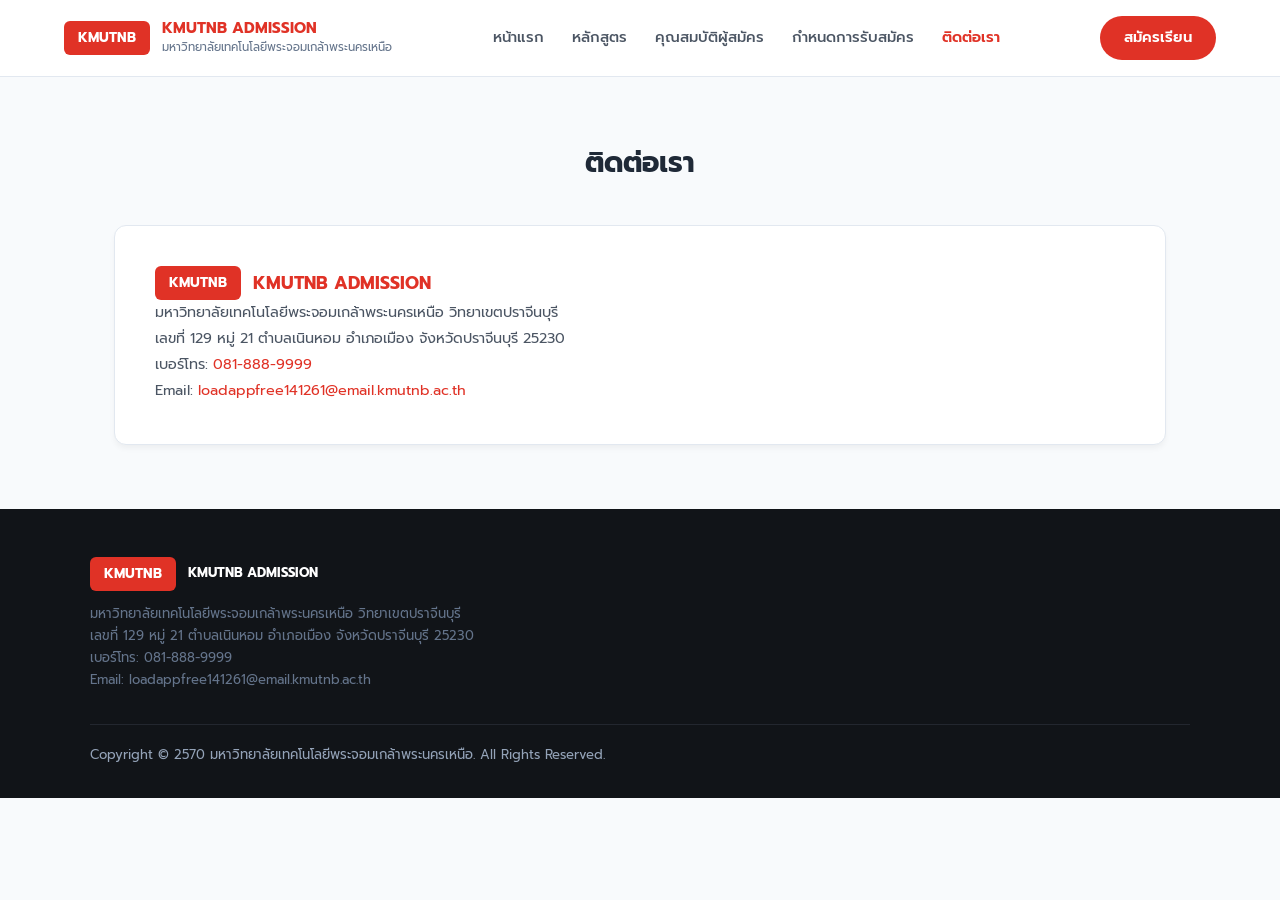
<file: contact.html>
<!DOCTYPE html>
<html lang="th">

<head>
  <meta charset="UTF-8">
  <meta name="viewport" content="width=device-width, initial-scale=1.0">
  <link rel="stylesheet" href="style.css">
  <link rel="preconnect" href="https://fonts.googleapis.com">
  <link rel="preconnect" href="https://fonts.gstatic.com" crossorigin>
  <link href="https://fonts.googleapis.com/css2?family=Prompt:wght@300;400;500;600;700&display=swap" rel="stylesheet">
  <title>ติดต่อเรา | KMUTNB Admission 2570</title>
</head>

<body>

  <header class="site-header">
    <div class="brand-group">
      <div class="logo-badge">KMUTNB</div>
      <div class="brand-text">
        <strong>KMUTNB ADMISSION</strong>
        <span>มหาวิทยาลัยเทคโนโลยีพระจอมเกล้าพระนครเหนือ</span>
      </div>
    </div>

    <nav class="main-nav" aria-label="เมนูหลัก">
      <a href="index.html">หน้าแรก</a>
      <a href="programs.html">หลักสูตร</a>
      <a href="qualification.html">คุณสมบัติผู้สมัคร</a>
      <a href="schedule.html">กำหนดการรับสมัคร</a>
      <a href="contact.html" class="active">ติดต่อเรา</a>
    </nav>

    <a href="application.html" class="register-button">สมัครเรียน</a>
  </header>

  <main>
    <section class="contact-page">
      <div class="section-heading">
        <h1>ติดต่อเรา</h1>
      </div>

      <div class="contact-card">
        <div class="contact-brand">
          <span class="logo-badge">KMUTNB</span>
          <strong>KMUTNB ADMISSION</strong>
        </div>

        <address class="contact-details">
          <p>มหาวิทยาลัยเทคโนโลยีพระจอมเกล้าพระนครเหนือ วิทยาเขตปราจีนบุรี</p>
          <p>เลขที่ 129 หมู่ 21 ตำบลเนินหอม อำเภอเมือง จังหวัดปราจีนบุรี 25230</p>
          <p>เบอร์โทร: <a href="tel:0818889999">081-888-9999</a></p>
          <p>Email: <a href="mailto:loadappfree141261@email.kmutnb.ac.th">loadappfree141261@email.kmutnb.ac.th</a></p>
        </address>
      </div>
    </section>
  </main>

  <footer class="site-footer">
    <div class="footer-main">
      <div class="footer-brand-block">
        <div class="footer-brand">
          <span class="logo-badge">KMUTNB</span>
          <strong>KMUTNB ADMISSION</strong>
        </div>
        <address>
          มหาวิทยาลัยเทคโนโลยีพระจอมเกล้าพระนครเหนือ วิทยาเขตปราจีนบุรี<br>
          เลขที่ 129 หมู่ 21 ตำบลเนินหอม อำเภอเมือง จังหวัดปราจีนบุรี 25230<br>
          เบอร์โทร: <a href="tel:0818889999">081-888-9999</a><br>
          Email: <a href="mailto:loadappfree141261@email.kmutnb.ac.th">loadappfree141261@email.kmutnb.ac.th</a>
        </address>
      </div>
    </div>

    <div class="footer-copyright">
      <p>Copyright © 2570 มหาวิทยาลัยเทคโนโลยีพระจอมเกล้าพระนครเหนือ. All Rights Reserved.</p>
    </div>
  </footer>

</body>

</html>
</file>
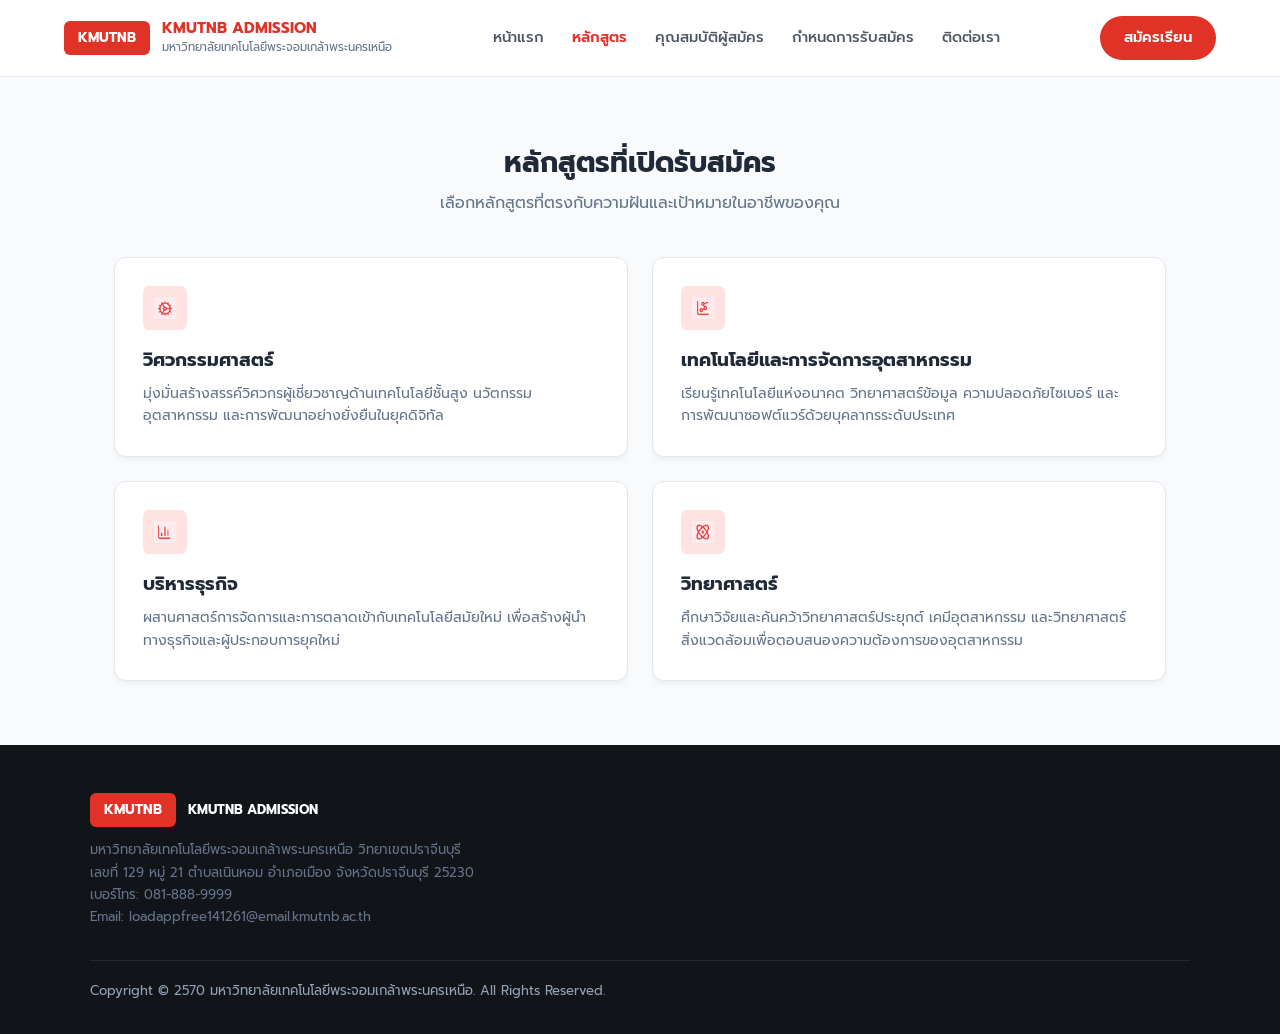
<file: programs.html>
<!DOCTYPE html>
<html lang="th">

<head>
  <meta charset="UTF-8">
  <meta name="viewport" content="width=device-width, initial-scale=1.0">
  <link rel="stylesheet" href="style.css">
  <link rel="preconnect" href="https://fonts.googleapis.com">
  <link rel="preconnect" href="https://fonts.gstatic.com" crossorigin>
  <link href="https://fonts.googleapis.com/css2?family=Prompt:wght@300;400;500;600;700&display=swap" rel="stylesheet">
  <title>หลักสูตร | KMUTNB Admission 2570</title>
</head>

<body>

  <header class="site-header">
    <div class="brand-group">
      <div class="logo-badge">KMUTNB</div>
      <div class="brand-text">
        <strong>KMUTNB ADMISSION</strong>
        <span>มหาวิทยาลัยเทคโนโลยีพระจอมเกล้าพระนครเหนือ</span>
      </div>
    </div>

    <nav class="main-nav" aria-label="เมนูหลัก">
      <a href="index.html">หน้าแรก</a>
      <a href="programs.html" class="active">หลักสูตร</a>
      <a href="qualification.html">คุณสมบัติผู้สมัคร</a>
      <a href="schedule.html">กำหนดการรับสมัคร</a>
      <a href="contact.html">ติดต่อเรา</a>
    </nav>

    <a href="application.html" class="register-button">สมัครเรียน</a>
  </header>

  <main>
    <section class="programs-page">
      <div class="section-heading">
        <h1>หลักสูตรที่เปิดรับสมัคร</h1>
        <p>เลือกหลักสูตรที่ตรงกับความฝันและเป้าหมายในอาชีพของคุณ</p>
      </div>

      <div class="program-grid">
        <article class="program-card">
          <div class="program-icon">
            <img src="/img/4.png" alt="">
          </div>
          <h2>วิศวกรรมศาสตร์</h2>
          <p>มุ่งมั่นสร้างสรรค์วิศวกรผู้เชี่ยวชาญด้านเทคโนโลยีชั้นสูง นวัตกรรมอุตสาหกรรม
            และการพัฒนาอย่างยั่งยืนในยุคดิจิทัล</p>
        </article>

        <article class="program-card">
          <div class="program-icon">
            <img src="/img/5.png" alt="">
          </div>
          <h2>เทคโนโลยีและการจัดการอุตสาหกรรม</h2>
          <p>เรียนรู้เทคโนโลยีแห่งอนาคต วิทยาศาสตร์ข้อมูล ความปลอดภัยไซเบอร์ และการพัฒนาซอฟต์แวร์ด้วยบุคลากรระดับประเทศ
          </p>
        </article>

        <article class="program-card">
          <div class="program-icon">
            <img src="/img/6.png" alt="">
          </div>
          <h2>บริหารธุรกิจ</h2>
          <p>ผสานศาสตร์การจัดการและการตลาดเข้ากับเทคโนโลยีสมัยใหม่ เพื่อสร้างผู้นำทางธุรกิจและผู้ประกอบการยุคใหม่</p>
        </article>

        <article class="program-card">
          <div class="program-icon">
            <img src="/img/7.png" alt="">
          </div>
          <h2>วิทยาศาสตร์</h2>
          <p>ศึกษาวิจัยและค้นคว้าวิทยาศาสตร์ประยุกต์ เคมีอุตสาหกรรม
            และวิทยาศาสตร์สิ่งแวดล้อมเพื่อตอบสนองความต้องการของอุตสาหกรรม</p>
        </article>
      </div>
    </section>
  </main>

  <footer class="site-footer">
    <div class="footer-main">
      <div class="footer-brand-block">
        <div class="footer-brand">
          <span class="logo-badge">KMUTNB</span>
          <strong>KMUTNB ADMISSION</strong>
        </div>
        <address>
          มหาวิทยาลัยเทคโนโลยีพระจอมเกล้าพระนครเหนือ วิทยาเขตปราจีนบุรี<br>
          เลขที่ 129 หมู่ 21 ตำบลเนินหอม อำเภอเมือง จังหวัดปราจีนบุรี 25230<br>
          เบอร์โทร: <a href="tel:0818889999">081-888-9999</a><br>
          Email: <a href="mailto:loadappfree141261@email.kmutnb.ac.th">loadappfree141261@email.kmutnb.ac.th</a>
        </address>
      </div>
    </div>

    <div class="footer-copyright">
      <p>Copyright © 2570 มหาวิทยาลัยเทคโนโลยีพระจอมเกล้าพระนครเหนือ. All Rights Reserved.</p>
    </div>
  </footer>

</body>

</html>
</file>
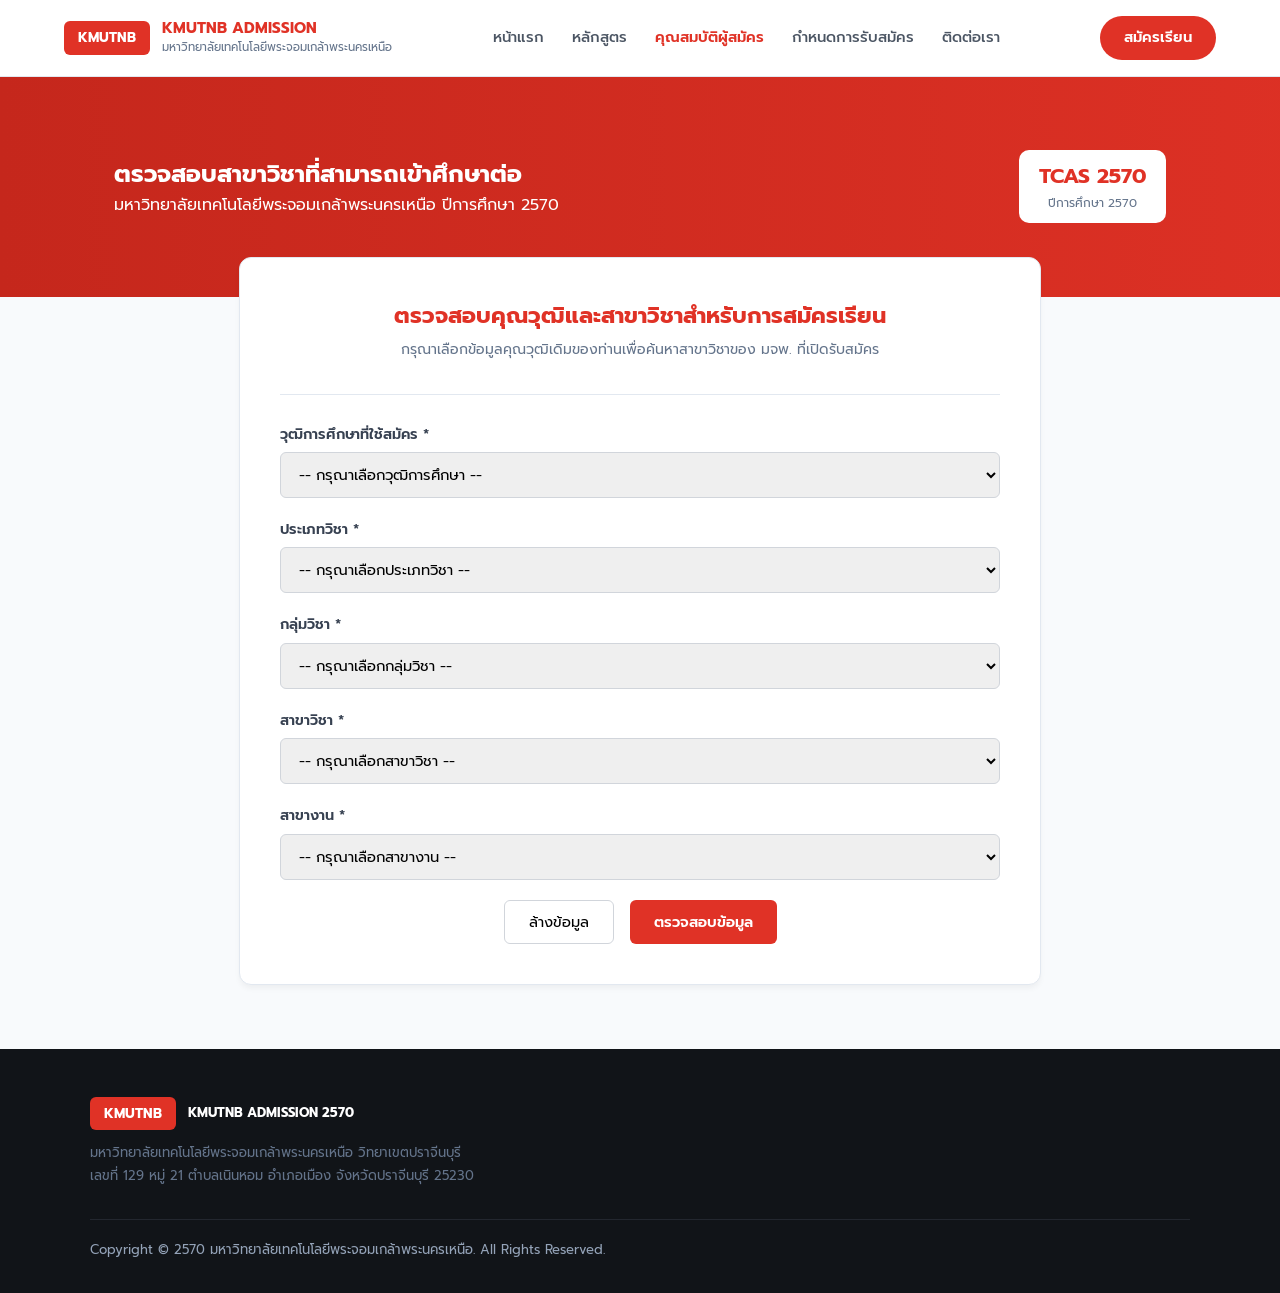
<file: qualification.html>
<!DOCTYPE html>
<html lang="th">

<head>
  <meta charset="UTF-8">
  <meta name="viewport" content="width=device-width, initial-scale=1.0">
  <link rel="stylesheet" href="style.css">
  <link rel="preconnect" href="https://fonts.googleapis.com">
  <link rel="preconnect" href="https://fonts.gstatic.com" crossorigin>
  <link href="https://fonts.googleapis.com/css2?family=Prompt:wght@300;400;500;600;700&display=swap" rel="stylesheet">
  <title>ตรวจสอบคุณวุฒิ | KMUTNB Admission 2570</title>
</head>

<body>

  <header class="site-header">
    <div class="brand-group">
      <div class="logo-badge">KMUTNB</div>
      <div class="brand-text">
        <strong>KMUTNB ADMISSION</strong>
        <span>มหาวิทยาลัยเทคโนโลยีพระจอมเกล้าพระนครเหนือ</span>
      </div>
    </div>

    <nav class="main-nav" aria-label="เมนูหลัก">
      <a href="index.html">หน้าแรก</a>
      <a href="programs.html">หลักสูตร</a>
      <a href="qualification.html" class="active">คุณสมบัติผู้สมัคร</a>
      <a href="schedule.html">กำหนดการรับสมัคร</a>
      <a href="contact.html">ติดต่อเรา</a>
    </nav>

    <a href="application.html" class="register-button">สมัครเรียน</a>
  </header>

  <main>
    <section class="page-banner qualification-banner">
      <div class="page-banner-overlay"></div>
      <div class="page-banner-content">
        <div class="banner-text">
          <h1>ตรวจสอบสาขาวิชาที่สามารถเข้าศึกษาต่อ</h1>
          <p>มหาวิทยาลัยเทคโนโลยีพระจอมเกล้าพระนครเหนือ ปีการศึกษา 2570</p>
        </div>
        <div class="year-badge">
          <strong>TCAS 2570</strong>
          <span>ปีการศึกษา 2570</span>
        </div>
      </div>
    </section>

    <section class="qualification-content">
      <div class="qualification-card">
        <div class="form-heading">
          <h2>ตรวจสอบคุณวุฒิและสาขาวิชาสำหรับการสมัครเรียน</h2>
          <p>กรุณาเลือกข้อมูลคุณวุฒิเดิมของท่านเพื่อค้นหาสาขาวิชาของ มจพ. ที่เปิดรับสมัคร</p>
        </div>

        <hr>

        <form class="qualification-form" action="#" method="get">
          <div class="form-row">
            <label for="education-level">วุฒิการศึกษาที่ใช้สมัคร *</label>
            <select id="education-level" name="education-level" required>
              <option value="" selected disabled>-- กรุณาเลือกวุฒิการศึกษา --</option>
              <option value="m6">มัธยมศึกษาปีที่ 6</option>
              <option value="vocational">ประกาศนียบัตรวิชาชีพ (ปวช.)</option>
              <option value="high-vocational">ประกาศนียบัตรวิชาชีพชั้นสูง (ปวส.)</option>
            </select>
          </div>

          <div class="form-row">
            <label for="subject-type">ประเภทวิชา *</label>
            <select id="subject-type" name="subject-type" required>
              <option value="" selected disabled>-- กรุณาเลือกประเภทวิชา --</option>
              <option value="science">วิทยาศาสตร์และเทคโนโลยี</option>
              <option value="business">บริหารธุรกิจ</option>
              <option value="industry">อุตสาหกรรม</option>
            </select>
          </div>

          <div class="form-row">
            <label for="subject-group">กลุ่มวิชา *</label>
            <select id="subject-group" name="subject-group" required>
              <option value="" selected disabled>-- กรุณาเลือกกลุ่มวิชา --</option>
              <option value="engineering">กลุ่มวิศวกรรมศาสตร์</option>
              <option value="technology">กลุ่มเทคโนโลยี</option>
              <option value="science">กลุ่มวิทยาศาสตร์</option>
            </select>
          </div>

          <div class="form-row">
            <label for="major">สาขาวิชา *</label>
            <select id="major" name="major" required>
              <option value="" selected disabled>-- กรุณาเลือกสาขาวิชา --</option>
              <option value="engineering">วิศวกรรมศาสตร์</option>
              <option value="industrial-management">เทคโนโลยีและการจัดการอุตสาหกรรม</option>
              <option value="business">บริหารธุรกิจ</option>
              <option value="science">วิทยาศาสตร์</option>
            </select>
          </div>

          <div class="form-row">
            <label for="work-field">สาขางาน *</label>
            <select id="work-field" name="work-field" required>
              <option value="" selected disabled>-- กรุณาเลือกสาขางาน --</option>
              <option value="general">สาขางานทั่วไป</option>
              <option value="technology">สาขางานเทคโนโลยี</option>
              <option value="industry">สาขางานอุตสาหกรรม</option>
            </select>
          </div>

          <div class="form-actions">
            <button type="reset" class="reset-button">ล้างข้อมูล</button>
            <button type="submit" class="search-button">ตรวจสอบข้อมูล</button>
          </div>
        </form>
      </div>
    </section>
  </main>

  <footer class="site-footer">
    <div class="footer-main">
      <div class="footer-brand-block">
        <div class="footer-brand">
          <span class="logo-badge">KMUTNB</span>
          <strong>KMUTNB ADMISSION 2570</strong>
        </div>
        <address>
          มหาวิทยาลัยเทคโนโลยีพระจอมเกล้าพระนครเหนือ วิทยาเขตปราจีนบุรี<br>
          เลขที่ 129 หมู่ 21 ตำบลเนินหอม อำเภอเมือง จังหวัดปราจีนบุรี 25230
        </address>
      </div>
    </div>
    <div class="footer-copyright">
      <p>Copyright © 2570 มหาวิทยาลัยเทคโนโลยีพระจอมเกล้าพระนครเหนือ. All Rights Reserved.</p>
    </div>
  </footer>

</body>

</html>
</file>
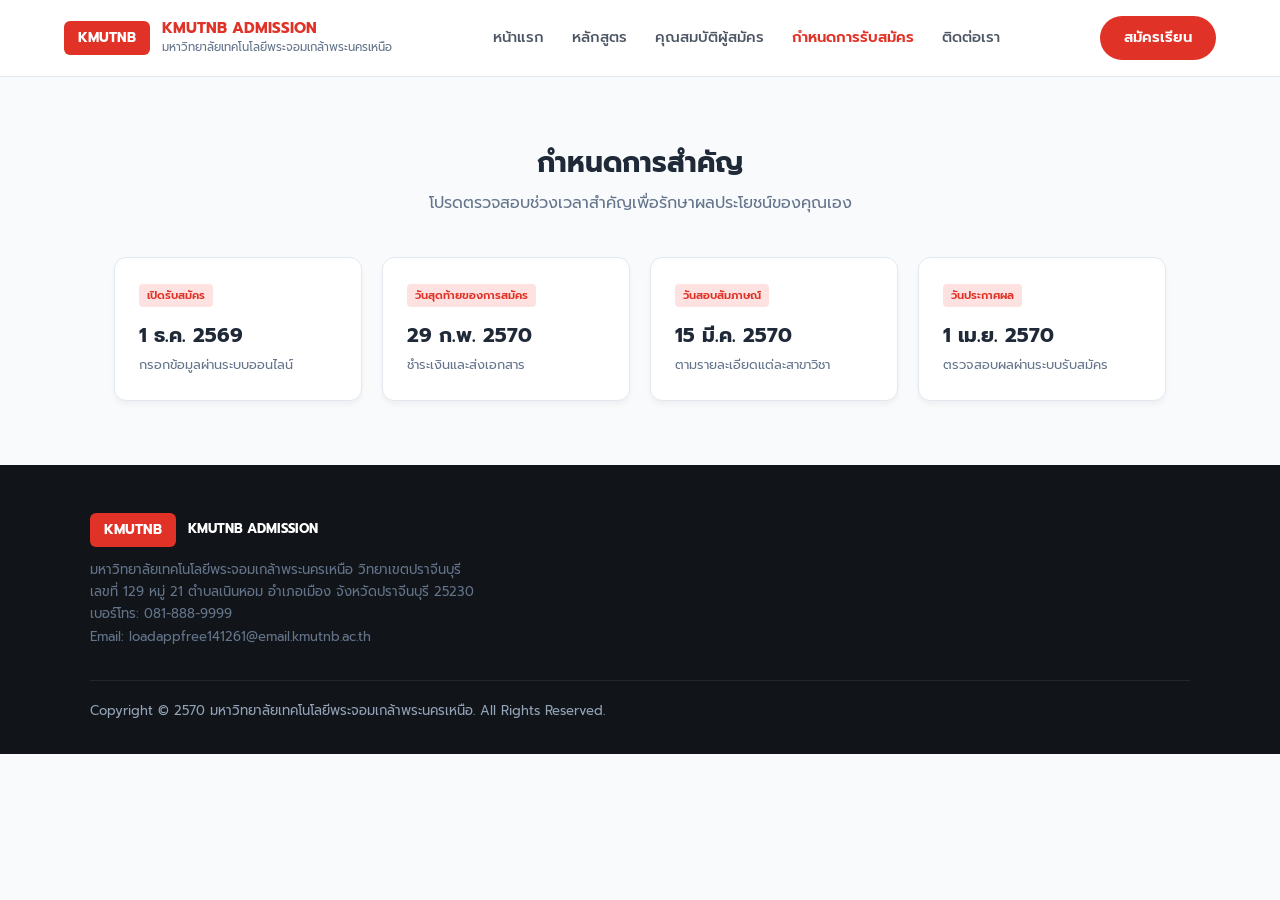
<file: schedule.html>
<!DOCTYPE html>
<html lang="th">

<head>
  <meta charset="UTF-8">
  <meta name="viewport" content="width=device-width, initial-scale=1.0">
  <link rel="stylesheet" href="style.css">
  <link rel="preconnect" href="https://fonts.googleapis.com">
  <link rel="preconnect" href="https://fonts.gstatic.com" crossorigin>
  <link href="https://fonts.googleapis.com/css2?family=Prompt:wght@300;400;500;600;700&display=swap" rel="stylesheet">
  <title>กำหนดการรับสมัคร | KMUTNB Admission 2570</title>
</head>

<body>

  <header class="site-header">
    <div class="brand-group">
      <div class="logo-badge">KMUTNB</div>
      <div class="brand-text">
        <strong>KMUTNB ADMISSION</strong>
        <span>มหาวิทยาลัยเทคโนโลยีพระจอมเกล้าพระนครเหนือ</span>
      </div>
    </div>

    <nav class="main-nav" aria-label="เมนูหลัก">
      <a href="index.html">หน้าแรก</a>
      <a href="programs.html">หลักสูตร</a>
      <a href="qualification.html">คุณสมบัติผู้สมัคร</a>
      <a href="schedule.html" class="active">กำหนดการรับสมัคร</a>
      <a href="contact.html">ติดต่อเรา</a>
    </nav>

    <a href="application.html" class="register-button">สมัครเรียน</a>
  </header>

  <main>
    <section class="schedule-page">
      <div class="section-heading">
        <h1>กำหนดการสำคัญ</h1>
        <p>โปรดตรวจสอบช่วงเวลาสำคัญเพื่อรักษาผลประโยชน์ของคุณเอง</p>
      </div>

      <div class="schedule-grid">
        <article class="schedule-card">
          <span class="schedule-tag">เปิดรับสมัคร</span>
          <h2>1 ธ.ค. 2569</h2>
          <p>กรอกข้อมูลผ่านระบบออนไลน์</p>
        </article>

        <article class="schedule-card">
          <span class="schedule-tag">วันสุดท้ายของการสมัคร</span>
          <h2>29 ก.พ. 2570</h2>
          <p>ชำระเงินและส่งเอกสาร</p>
        </article>

        <article class="schedule-card">
          <span class="schedule-tag">วันสอบสัมภาษณ์</span>
          <h2>15 มี.ค. 2570</h2>
          <p>ตามรายละเอียดแต่ละสาขาวิชา</p>
        </article>

        <article class="schedule-card">
          <span class="schedule-tag">วันประกาศผล</span>
          <h2>1 เม.ย. 2570</h2>
          <p>ตรวจสอบผลผ่านระบบรับสมัคร</p>
        </article>
      </div>
    </section>
  </main>

  <footer class="site-footer">
    <div class="footer-main">
      <div class="footer-brand-block">
        <div class="footer-brand">
          <span class="logo-badge">KMUTNB</span>
          <strong>KMUTNB ADMISSION</strong>
        </div>
        <address>
          มหาวิทยาลัยเทคโนโลยีพระจอมเกล้าพระนครเหนือ วิทยาเขตปราจีนบุรี<br>
          เลขที่ 129 หมู่ 21 ตำบลเนินหอม อำเภอเมือง จังหวัดปราจีนบุรี 25230<br>
          เบอร์โทร: <a href="tel:0818889999">081-888-9999</a><br>
          Email: <a href="mailto:loadappfree141261@email.kmutnb.ac.th">loadappfree141261@email.kmutnb.ac.th</a>
        </address>
      </div>
    </div>

    <div class="footer-copyright">
      <p>Copyright © 2570 มหาวิทยาลัยเทคโนโลยีพระจอมเกล้าพระนครเหนือ. All Rights Reserved.</p>
    </div>
  </footer>

</body>

</html>
</file>
<file: style.css>
* {
  box-sizing: border-box;
  margin: 0;
  padding: 0;
}

body {
  font-family: 'Prompt', sans-serif;
  color: #1f2937;
  background-color: #f8fafc;
  line-height: 1.6;
}

a {
  color: inherit;
  text-decoration: none;
}

img {
  max-width: 100%;
  display: block;
}

/* Header & Nav */
.site-header {
  display: flex;
  align-items: center;
  justify-content: space-between;
  padding: 1rem 5%;
  background: #fff;
  border-bottom: 1px solid #e2e8f0;
  position: sticky;
  top: 0;
  z-index: 100;
}

.brand-group,
.footer-brand,
.contact-brand {
  display: flex;
  align-items: center;
  gap: 12px;
}

.logo-badge {
  background: #e03226;
  color: #fff;
  font-weight: 700;
  font-size: 0.85rem;
  padding: 6px 14px;
  border-radius: 6px;
}

.brand-text {
  display: flex;
  flex-direction: column;
}

.brand-text strong {
  font-size: 0.95rem;
  color: #e03226;
  line-height: 1.2;
}

.brand-text span {
  font-size: 0.72rem;
  color: #64748b;
}

.main-nav {
  display: flex;
  gap: 1.75rem;
}

.main-nav a {
  font-size: 0.92rem;
  color: #4b5563;
  font-weight: 500;
}

.main-nav a:hover,
.main-nav a.active {
  color: #e03226;
  font-weight: 600;
}

.register-button,
.primary-button,
.search-button,
.submit-button {
  background: #e03226;
  color: #fff !important;
  border: none;
  font-family: inherit;
  font-size: 0.92rem;
  font-weight: 600;
  padding: 10px 24px;
  border-radius: 9999px;
  cursor: pointer;
  display: inline-flex;
  align-items: center;
  justify-content: center;
}

.register-button:hover,
.primary-button:hover,
.search-button:hover,
.submit-button:hover {
  background: #c5271c;
}

/* Hero & Banners */
.hero-section,
.page-banner {
  position: relative;
  min-height: 220px;
  display: flex;
  align-items: center;
  overflow: hidden;
  color: #fff;
}

.hero-section {
  min-height: 420px;
  justify-content: center;
  text-align: center;
}

.hero-image,
.page-banner-image,
.cta-image {
  position: absolute;
  inset: 0;
  width: 100%;
  height: 100%;
  object-fit: cover;
}

.hero-overlay {
  position: absolute;
  inset: 0;
  background: rgba(15, 23, 42, 0.75);
}

.page-banner {
  background: #c5271c;
}

.page-banner-overlay {
  position: absolute;
  inset: 0;
  background: linear-gradient(90deg, #c5271c 0%, rgba(224, 50, 38, 0.85) 100%);
}

.page-banner-image {
  opacity: 0.3;
}

.hero-content,
.page-banner-content {
  position: relative;
  z-index: 2;
  width: 100%;
  max-width: 1100px;
  margin: 0 auto;
  padding: 2.5rem 1.5rem;
}

.hero-content h1 {
  font-size: 2.3rem;
  margin-bottom: 0.75rem;
}

.hero-content p {
  color: #e2e8f0;
  margin-bottom: 1.75rem;
}

.hero-actions {
  display: flex;
  justify-content: center;
  gap: 1rem;
}

.secondary-button {
  background: rgba(255, 255, 255, 0.15);
  color: #fff;
  border: 1px solid rgba(255, 255, 255, 0.4);
  padding: 10px 24px;
  border-radius: 9999px;
}

.page-banner-content {
  display: flex;
  align-items: center;
  justify-content: space-between;
}

.year-badge {
  background: #fff;
  color: #e03226;
  padding: 10px 20px;
  border-radius: 10px;
  text-align: center;
  display: flex;
  flex-direction: column;
}

.year-badge strong {
  font-size: 1.3rem;
}

.year-badge span {
  font-size: 0.75rem;
  color: #64748b;
}

/* Sections & Headings */
.important-info-section,
.programs-section,
.programs-page,
.admission-steps-section,
.schedule-section,
.schedule-page,
.news-section,
.qualification-content,
.application-content,
.contact-page {
  max-width: 1100px;
  margin: 4rem auto;
  padding: 0 1.5rem;
}

.section-heading {
  text-align: center;
  margin-bottom: 2.5rem;
}

.section-heading-left {
  text-align: left;
}

.section-heading h1,
.section-heading h2 {
  font-size: 1.75rem;
  margin-bottom: 0.35rem;
}

.section-heading p {
  color: #64748b;
}

/* Cards & Layout Grids */
.important-info-section {
  margin-top: -40px;
  display: grid;
  grid-template-columns: repeat(3, 1fr);
  gap: 1.5rem;
  position: relative;
  z-index: 10;
}

.info-card,
.program-card,
.schedule-card,
.news-card,
.qualification-card,
.application-card,
.contact-card {
  background: #fff;
  border: 1px solid #e2e8f0;
  border-radius: 12px;
  box-shadow: 0 4px 6px -1px rgba(0, 0, 0, 0.05);
}

.info-card,
.program-card {
  padding: 1.75rem;
}

.info-icon,
.program-icon {
  width: 44px;
  height: 44px;
  background: #fee2e2;
  border-radius: 6px;
  display: flex;
  align-items: center;
  justify-content: center;
  margin-bottom: 1rem;
}

.info-icon img,
.program-icon img {
  width: 22px;
  height: 22px;
}

.info-card h2 {
  font-size: 1.35rem;
  color: #e03226;
  margin-bottom: 0.25rem;
}

.info-label {
  font-size: 0.85rem;
  color: #64748b;
}

.info-card p:last-child {
  font-size: 0.8rem;
  color: #94a3b8;
}

.program-grid {
  display: grid;
  grid-template-columns: repeat(2, 1fr);
  gap: 1.5rem;
}

.program-card h2,
.program-card h3 {
  font-size: 1.15rem;
  margin-bottom: 0.5rem;
}

.program-card p {
  font-size: 0.88rem;
  color: #64748b;
}

/* Steps */
.admission-steps {
  list-style: none;
  display: flex;
  justify-content: space-between;
  gap: 0.5rem;
}

.step-item {
  display: flex;
  flex-direction: column;
  align-items: center;
  position: relative;
  flex: 1;
  text-align: center;
}

.step-item:not(:last-child)::after {
  content: '';
  position: absolute;
  top: 27px;
  left: 50%;
  width: 100%;
  height: 2px;
  background-color: #e2e8f0;
  z-index: 1;
}

.step-item.completed:not(:last-child)::after {
  background-color: #e03226;
}

.step-icon {
  width: 54px;
  height: 54px;
  border-radius: 50%;
  background: #fff;
  border: 1px solid #e2e8f0;
  display: flex;
  align-items: center;
  justify-content: center;
  margin-bottom: 0.75rem;
  position: relative;
  z-index: 2;
  overflow: hidden;
}

.step-item.completed .step-icon {
  background: #e03226;
  border-color: #e03226;
}

.step-icon img {
  width: 100%;
  height: 100%;
  object-fit: contain;
}

.step-number {
  font-size: 0.72rem;
  color: #94a3b8;
  font-weight: 600;
}

.step-item strong {
  font-size: 0.88rem;
  margin-top: 4px;
  white-space: nowrap;
}

/* Schedule & News */
.schedule-grid {
  display: grid;
  grid-template-columns: repeat(4, 1fr);
  gap: 1.25rem;
}

.schedule-card {
  padding: 1.5rem;
}

.schedule-tag {
  font-size: 0.7rem;
  background: #fee2e2;
  color: #e03226;
  padding: 3px 8px;
  border-radius: 4px;
  font-weight: 600;
  margin-bottom: 0.75rem;
  display: inline-block;
}

.schedule-card h2,
.schedule-card h3 {
  font-size: 1.25rem;
  margin-bottom: 0.25rem;
}

.schedule-card p {
  font-size: 0.8rem;
  color: #64748b;
}

.news-grid {
  display: grid;
  grid-template-columns: repeat(3, 1fr);
  gap: 1.5rem;
}

.news-card {
  overflow: hidden;
}

.news-image {
  width: 100%;
  height: 180px;
  object-fit: cover;
}

.news-content {
  padding: 1.25rem;
}

.news-meta {
  display: flex;
  gap: 0.75rem;
  font-size: 0.75rem;
  margin-bottom: 0.5rem;
}

.news-meta span {
  background: #f1f5f9;
  color: #64748b;
  padding: 2px 8px;
  border-radius: 4px;
}

.news-meta time {
  color: #94a3b8;
}

.news-content h3 {
  font-size: 0.95rem;
  font-weight: 600;
}

/* CTA */
.cta-section {
  position: relative;
  background: #e03226;
  color: #fff;
  text-align: center;
  padding: 4rem 1.5rem;
  overflow: hidden;
}

.cta-overlay {
  position: absolute;
  inset: 0;
  background: rgba(180, 20, 10, 0.85);
}

.cta-image {
  opacity: 0.2;
}

.cta-content {
  position: relative;
  z-index: 2;
  max-width: 600px;
  margin: 0 auto;
}

.cta-content h2 {
  font-size: 1.75rem;
  margin-bottom: 0.5rem;
}

/* Form Pages */
.qualification-content,
.application-content {
  max-width: 850px;
  margin-top: -40px;
  position: relative;
  z-index: 10;
}

.qualification-card,
.application-card,
.contact-card {
  padding: 2.5rem;
}

.form-heading {
  text-align: center;
  margin-bottom: 2rem;
}

.form-heading h2 {
  font-size: 1.4rem;
  color: #e03226;
  margin-bottom: 0.35rem;
}

.form-heading p {
  font-size: 0.88rem;
  color: #64748b;
}

hr {
  border: none;
  border-top: 1px solid #e2e8f0;
  margin: 1.75rem 0;
}

.form-row {
  display: flex;
  flex-direction: column;
  margin-bottom: 1.25rem;
}

.form-row label {
  font-size: 0.9rem;
  font-weight: 600;
  color: #374151;
  margin-bottom: 0.4rem;
}

.form-row input[type="text"],
.form-row select {
  width: 100%;
  padding: 10px 14px;
  font-size: 0.92rem;
  font-family: inherit;
  border: 1px solid #d1d5db;
  border-radius: 6px;
  outline: none;
}

.form-row input[type="text"]:focus,
.form-row select:focus {
  border-color: #e03226;
}

fieldset.form-section {
  border: none;
  margin-bottom: 1.5rem;
}

fieldset.form-section legend {
  font-size: 1rem;
  font-weight: 700;
  border-left: 4px solid #e03226;
  padding-left: 8px;
  margin-bottom: 1rem;
}

.consent-box {
  display: flex;
  align-items: center;
  gap: 10px;
  background: #f8fafc;
  padding: 1rem;
  border: 1px solid #e2e8f0;
  border-radius: 6px;
  margin: 1.5rem 0;
  font-size: 0.85rem;
}

.consent-box input {
  accent-color: #e03226;
}

.form-actions,
.submit-row {
  display: flex;
  justify-content: center;
  gap: 1rem;
}

.search-button,
.submit-button,
.reset-button {
  border-radius: 6px;
}

.reset-button {
  background: #fff;
  border: 1px solid #d1d5db;
  padding: 10px 24px;
  font-family: inherit;
  font-size: 0.92rem;
  cursor: pointer;
}

/* Contact Details */
.contact-brand strong {
  font-size: 1.1rem;
  color: #e03226;
}

.contact-details {
  font-style: normal;
  color: #4b5563;
  line-height: 1.8;
  font-size: 0.9rem;
}

.contact-details a {
  color: #e03226;
}

/* Footer */
.site-footer {
  background: #111418;
  color: #94a3b8;
  font-size: 0.82rem;
  padding: 3rem 5% 2rem;
}

.footer-main,
.footer-copyright {
  max-width: 1100px;
  margin: 0 auto;
}

.footer-brand strong {
  color: #fff;
}

.footer-brand-block address {
  font-style: normal;
  line-height: 1.7;
  color: #64748b;
  margin-top: 0.75rem;
}

.footer-copyright {
  margin-top: 2rem;
  padding-top: 1.25rem;
  border-top: 1px solid #23272f;
}

/* Responsive */
@media (max-width: 992px) {
  .schedule-grid { grid-template-columns: repeat(2, 1fr); }
  .important-info-section { grid-template-columns: 1fr; margin-top: 1.5rem; }
}

@media (max-width: 768px) {
  .site-header { flex-wrap: wrap; gap: 1rem; }
  .main-nav { order: 3; width: 100%; overflow-x: auto; gap: 1rem; }
  .hero-content h1 { font-size: 1.75rem; }
  .page-banner-content { flex-direction: column; align-items: flex-start; gap: 1.5rem; }
  .program-grid, .news-grid { grid-template-columns: 1fr; }
  .admission-steps { flex-direction: column; gap: 1.5rem; }
  .step-item:not(:last-child)::after { display: none; }
  .qualification-card, .application-card, .contact-card { padding: 1.5rem; }
}
</file>
